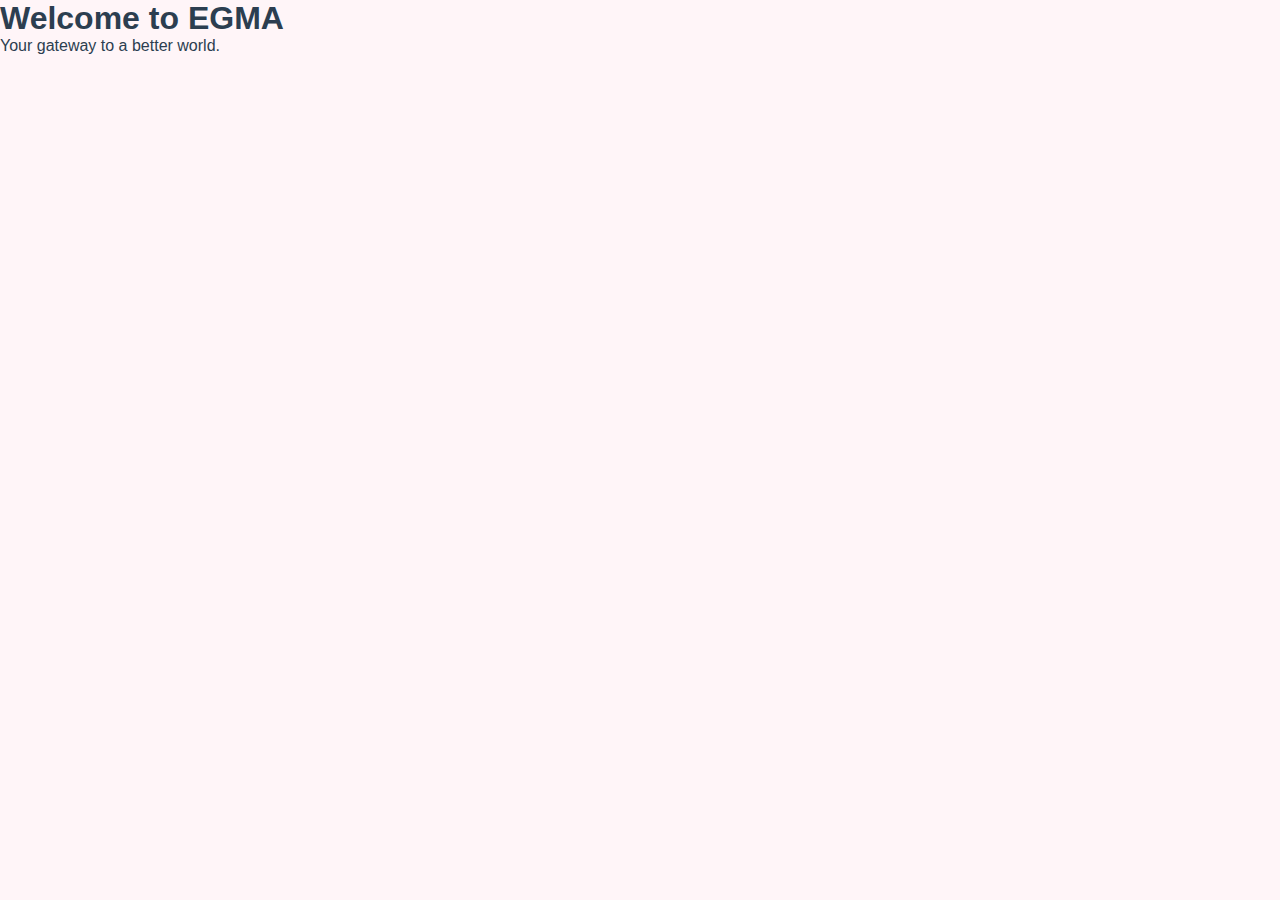
<file: index.html>
<!DOCTYPE html>
<html lang="en">
<head>
    <meta charset="UTF-8">
    <meta name="viewport" content="width=device-width, initial-scale=1.0">
    <title>EGMA | See a Better World</title>
    <link rel="stylesheet" href="style.css">
</head>
<body>
    <h1>Welcome to EGMA</h1>
    <p>Your gateway to a better world.</p>
</body>
</html>
</file>
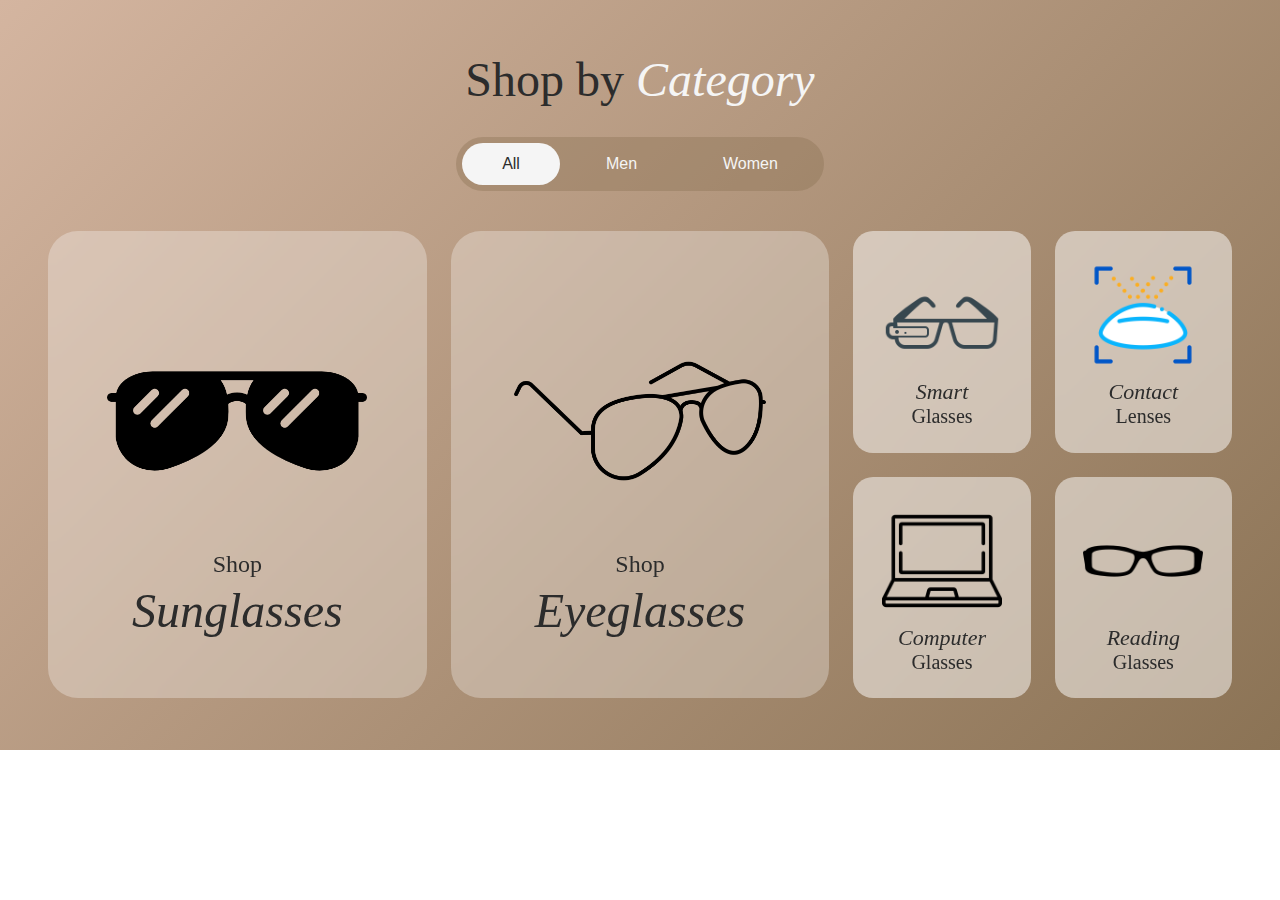
<file: category-afeef.html>
<!DOCTYPE html>
<html lang="en">

<head>
    <meta charset="UTF-8">
    <meta name="viewport" content="width=device-width, initial-scale=1.0">
    <title>EGMA | See a Better World</title>
    <link rel="stylesheet" href="category-afeef.css">
</head>

<body>

    <section class="category-section">
        <div class="category-container">
            <div class="category-header">
                <h1>Shop by <span class="category-text">Category</span></h1>
                <div class="filter-tabs">
                    <button class="active">All</button>
                    <button>Men</button>
                    <button>Women</button>
                </div>
            </div>

            <div class="category-grid-container">
                <div class="large-card">
                    <img src="assets afeef/category1.png" height="260px">
                    <div class="card-title">
                        <span class="shop-text">Shop</span>
                        <span class="category-name">Sunglasses</span>
                    </div>
                </div>

                <div class="large-card">
                    <img src="assets afeef/category2.png" height="260px">
                    <div class="card-title">
                        <span class="shop-text">Shop</span>
                        <span class="category-name">Eyeglasses</span>
                    </div>
                </div>

                <div class="right-column">
                    <div class="small-card">
                        <img src="assets afeef/category3.png">
                        <div class="small-card-title">
                            <span class="category-label">Smart</span>
                            <span class="type">Glasses</span>
                        </div>
                    </div>

                    <div class="small-card">
                        <img src="assets afeef/category4.png">
                        <div class="small-card-title">
                            <span class="category-label">Contact</span>
                            <span class="type">Lenses</span>
                        </div>
                    </div>

                    <div class="small-card">
                        <img src="assets afeef/category5.png">
                        <div class="small-card-title">
                            <span class="category-label">Computer</span>
                            <span class="type">Glasses</span>
                        </div>
                    </div>

                    <div class="small-card">
                        <img src="assets afeef/category6.png">
                        <div class="small-card-title">
                            <span class="category-label">Reading</span>
                            <span class="type">Glasses</span>
                        </div>
                    </div>
                </div>
            </div>
        </div>
    </section>

</body>

</html>
</file>
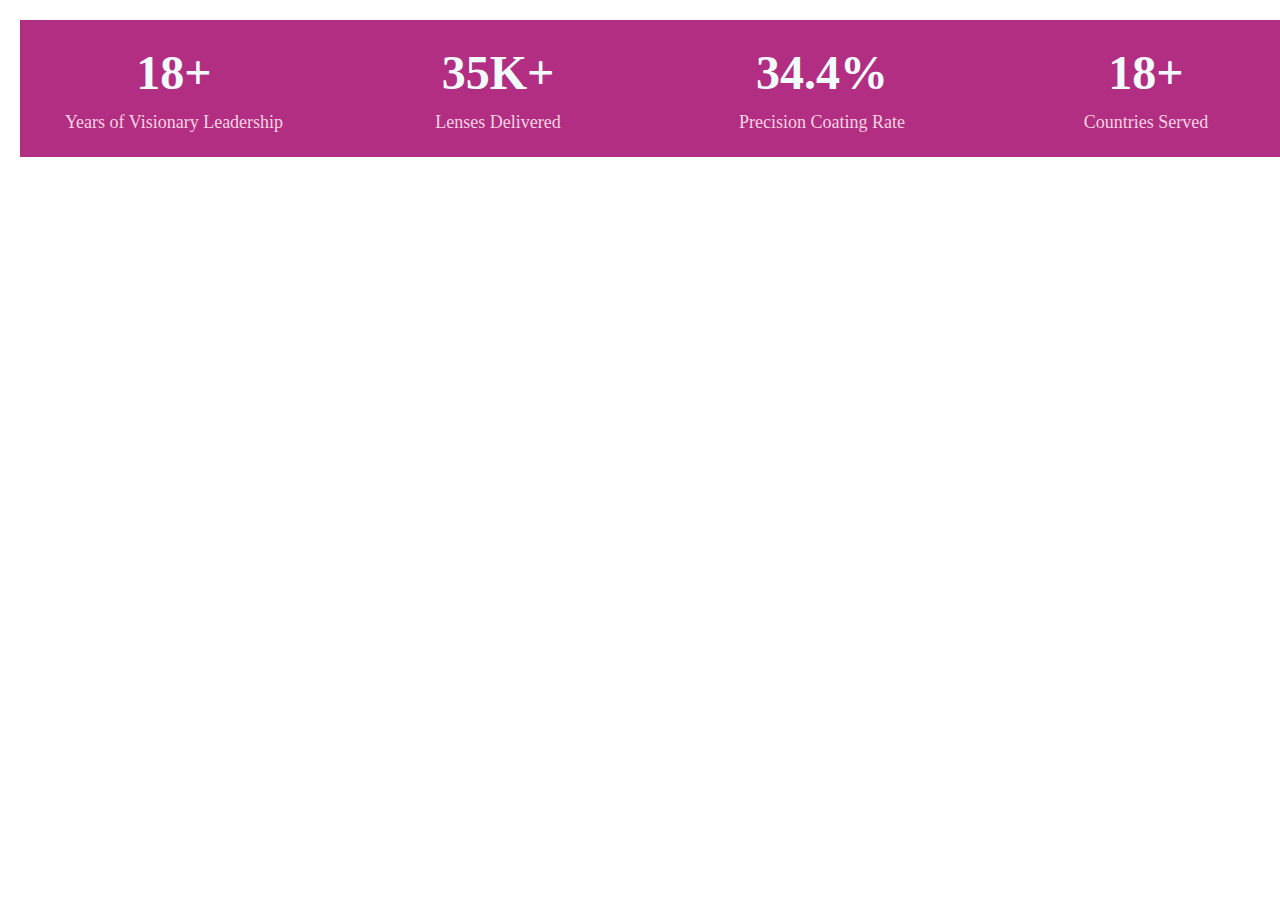
<file: counter.html>
<!DOCTYPE html>
<html lang="en">

<head>
    <meta charset="UTF-8">
    <meta name="viewport" content="width=device-width, initial-scale=1.0">
    <link rel="stylesheet" href="counter.css">
    <title>Statistics Counter</title>
</head>

<body>
    <section class="stat-section">
        <div class="stats-container">
            <div class="stats-grid">
                <div class="stat-item">
                    <h2 class="stat-number" data-target="50" data-suffix="+">0+</h2>
                    <p class="stat-label">Years of Visionary Leadership</p>
                </div>
                <div class="stat-item">
                    <h2 class="stat-number" data-target="100" data-suffix="K+">0K+</h2>
                    <p class="stat-label">Lenses Delivered</p>
                </div>
                <div class="stat-item">
                    <h2 class="stat-number" data-target="99.9" data-suffix="%">0%</h2>
                    <p class="stat-label">Precision Coating Rate</p>
                </div>
                <div class="stat-item">
                    <h2 class="stat-number" data-target="50" data-suffix="+">0+</h2>
                    <p class="stat-label">Countries Served</p>
                </div>
            </div>
        </div>
    </section>

    <script>
        function animateCounter(element, target, duration, suffix) {
            let start = 0;
            const increment = target / (duration / 16);
            const isDecimal = target % 1 !== 0;

            const timer = setInterval(() => {
                start += increment;
                if (start >= target) {
                    element.textContent = (isDecimal ? target.toFixed(1) : Math.ceil(target)) + suffix;
                    clearInterval(timer);
                } else {
                    element.textContent = (isDecimal ? start.toFixed(1) : Math.ceil(start)) + suffix;
                }
            }, 16);
        }

        function initCounters() {
            const counters = document.querySelectorAll('.stat-number');

            const observer = new IntersectionObserver((entries) => {
                entries.forEach(entry => {
                    if (entry.isIntersecting) {
                        const target = parseFloat(entry.target.dataset.target);
                        const suffix = entry.target.dataset.suffix || '';
                        animateCounter(entry.target, target, 2000, suffix);
                        observer.unobserve(entry.target);
                    }
                });
            }, { threshold: 0.5 });

            counters.forEach(counter => observer.observe(counter));
        }

        window.addEventListener('load', initCounters);
    </script>
</body>

</html>
</file>
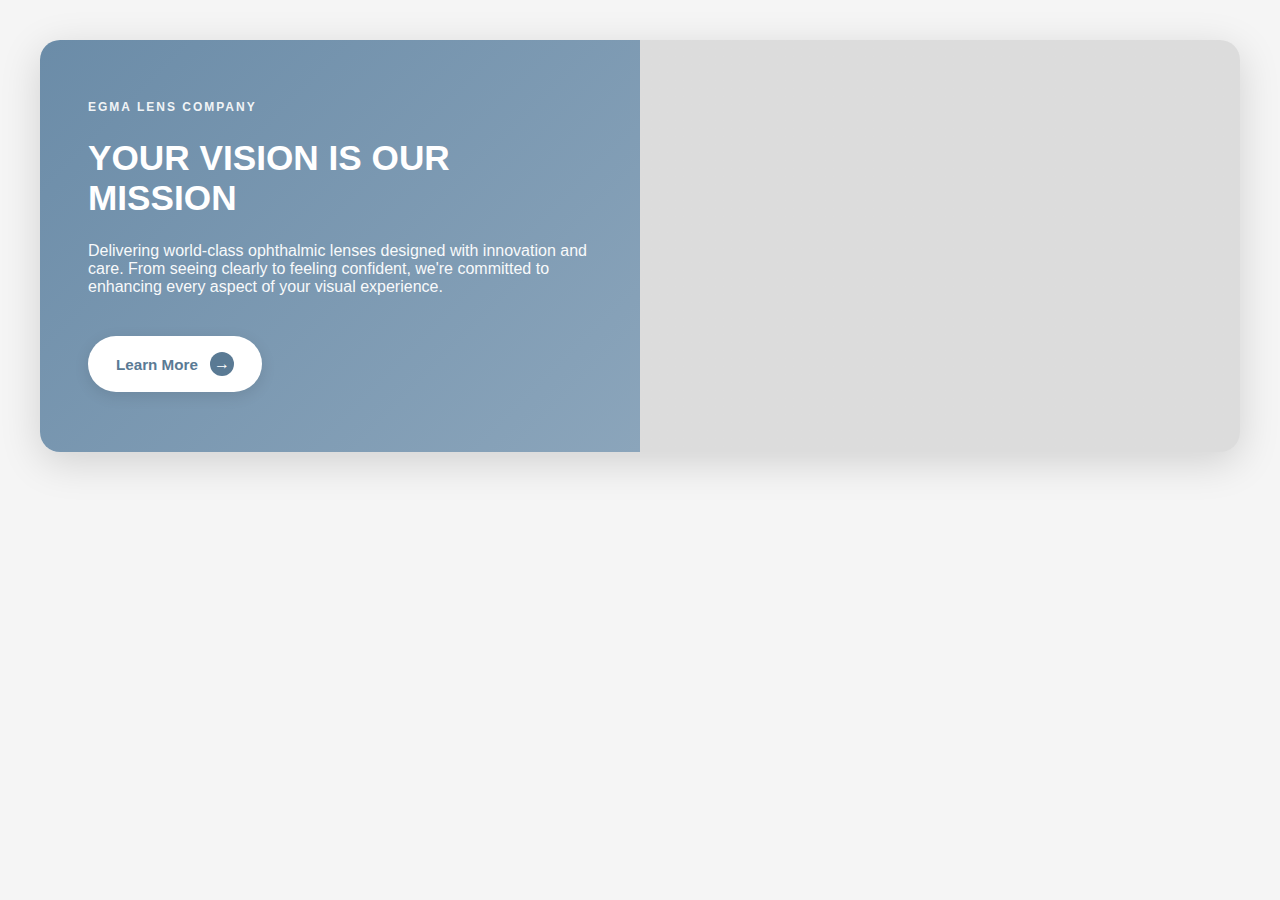
<file: cta-afeef.html>
<!DOCTYPE html>
<html lang="en">

<head>
    <meta charset="UTF-8">
    <meta name="viewport" content="width=device-width, initial-scale=1.0">
    <title>EGMA | See a Better World</title>
    <link rel="stylesheet" href="cta-afeef.css">
</head>

<body>

    <section class="cta-section">
        <div class="cta-container">
            <div class="cta-content">
                <div class="cta-label">EGMA LENS COMPANY</div>
                <h2 class="cta-heading">YOUR VISION IS OUR MISSION</h2>
                <p class="cta-description">
                    Delivering world-class ophthalmic lenses designed with innovation and care. From seeing clearly to
                    feeling confident, we're committed to enhancing every aspect of your visual experience.
                </p>
                <a href="#" class="cta-button">
                    Learn More
                    <span class="cta-button-icon">→</span>
                </a>
            </div>
            <div class="cta-image">
            </div>
        </div>
    </section>

</body>

</html>
</file>
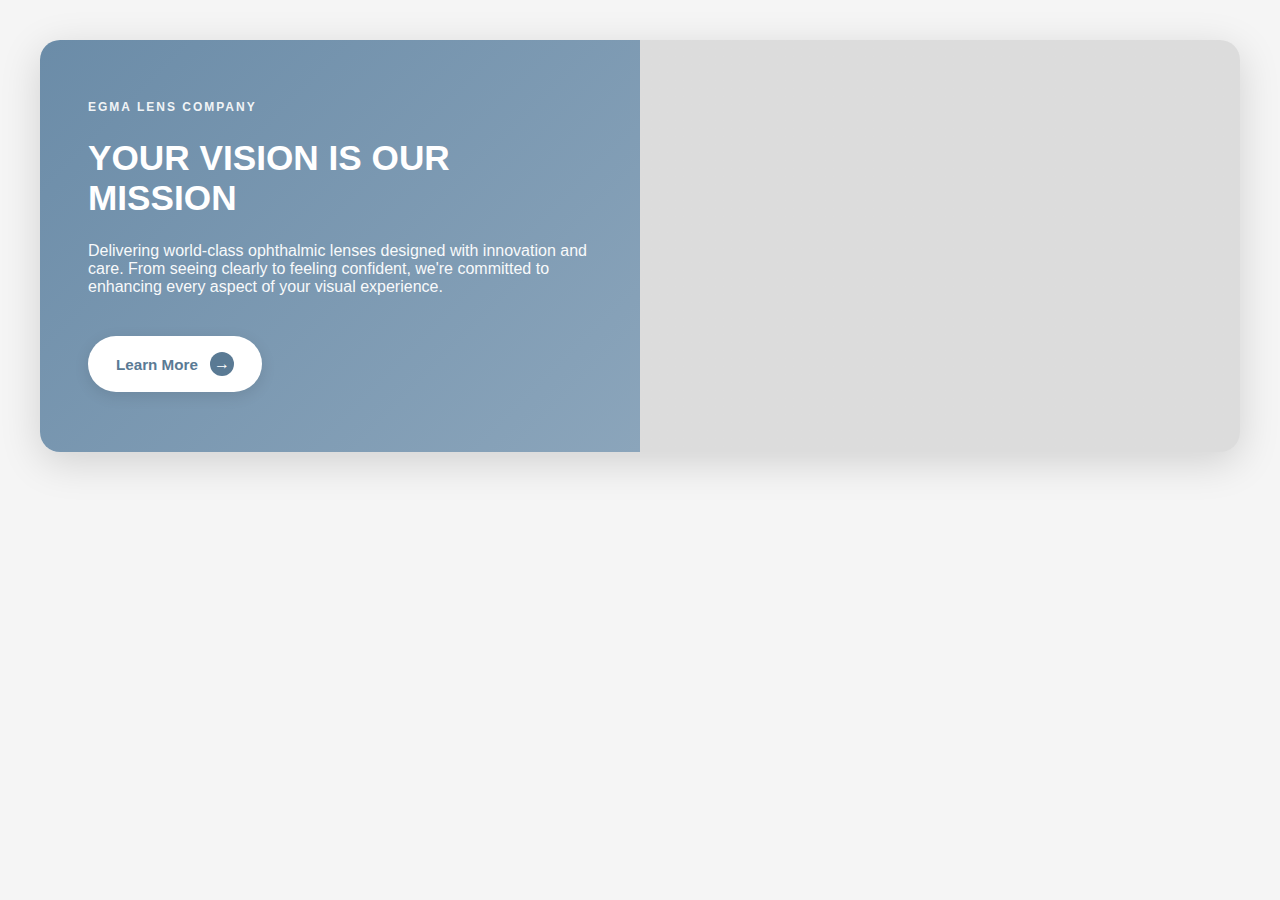
<file: cta.html>
<!DOCTYPE html>
<html lang="en">

<head>
    <meta charset="UTF-8">
    <meta name="viewport" content="width=device-width, initial-scale=1.0">
    <title>EGMA | See a Better World</title>
    <link rel="stylesheet" href="cta.css">
</head>

<body>

    <section class="cta-section">
        <div class="cta-container">
            <div class="cta-content">
                <div class="cta-label">EGMA LENS COMPANY</div>
                <h2 class="cta-heading">YOUR VISION IS OUR MISSION</h2>
                <p class="cta-description">
                    Delivering world-class ophthalmic lenses designed with innovation and care. From seeing clearly to
                    feeling confident, we're committed to enhancing every aspect of your visual experience.
                </p>
                <a href="#" class="cta-button">
                    Learn More
                    <span class="cta-button-icon">→</span>
                </a>
            </div>
            <div class="cta-image">
            </div>
        </div>
    </section>

</body>

</html>
</file>
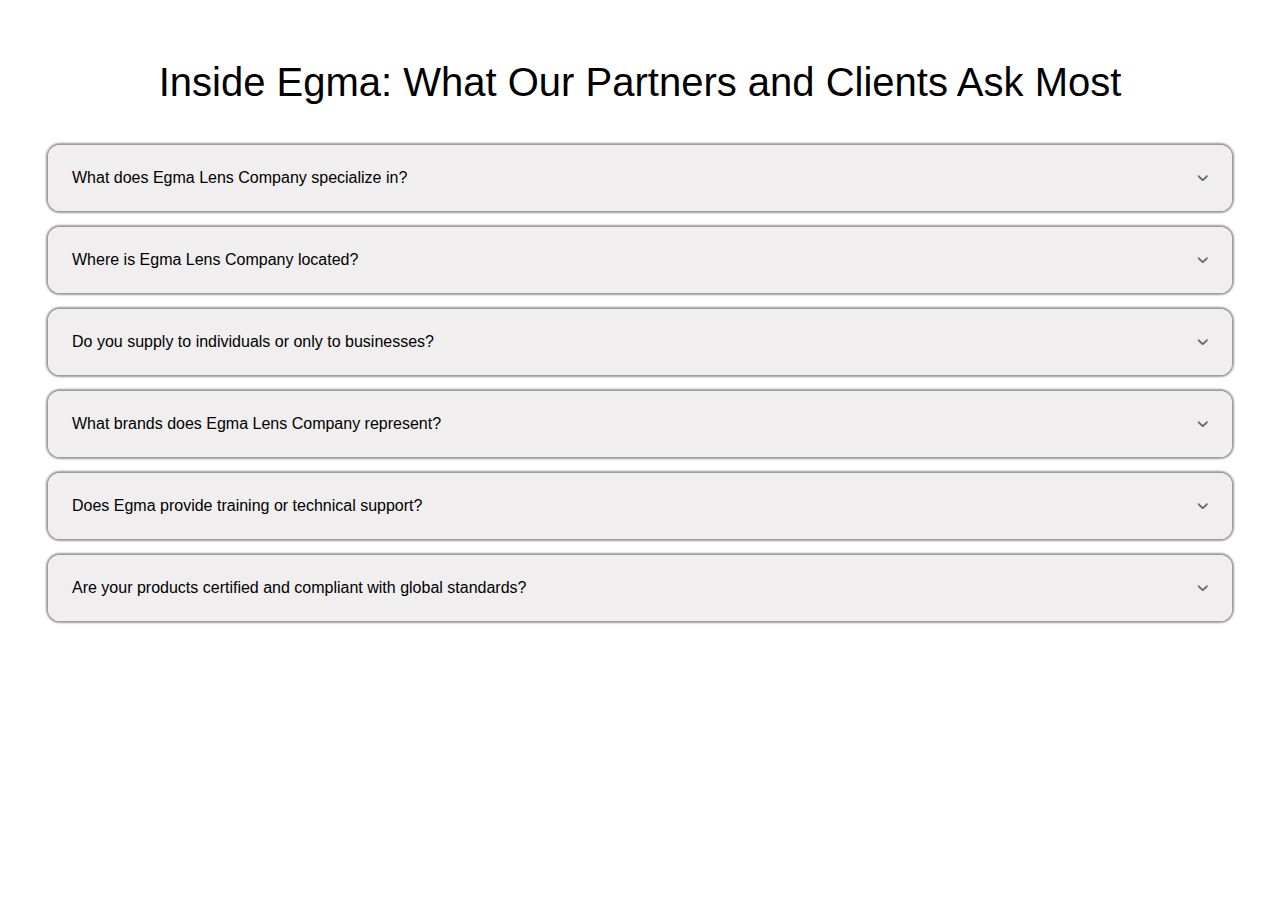
<file: faq-afeef.html>
<!DOCTYPE html>
<html lang="en">

<head>
    <meta charset="UTF-8">
    <meta name="viewport" content="width=device-width, initial-scale=1.0">
    <title>EGMA | See a Better World</title>
    <link rel="stylesheet" href="faq-afeef.css">
</head>

<body>

    <section class="faq-section">
        <div class="faq-header">
            <h1>Inside Egma: What Our Partners and Clients Ask Most</h1>
        </div>

        <div class="faq-container">
            <div class="faq-item">
                <button class="faq-question">What does Egma Lens Company specialize in?</button>
                <div class="faq-answer">
                    <div class="faq-answer-content">
                        Egma Lens Company specializes in the distribution of premium ophthalmic lenses, optical
                        equipment, and vision-care solutions across the Middle East. We partner with globally recognized
                        brands to provide high-quality products to optical retailers, clinics, and laboratories.
                    </div>
                </div>
            </div>

            <div class="faq-item">
                <button class="faq-question">Where is Egma Lens Company located?</button>
                <div class="faq-answer">
                    <div class="faq-answer-content">
                        Our head office and main distribution facility are based in Dubai, United Arab Emirates. We also
                        operate across GCC countries through our regional network of partners and authorized dealers.
                    </div>
                </div>
            </div>

            <div class="faq-item">
                <button class="faq-question">Do you supply to individuals or only to businesses?</button>
                <div class="faq-answer">
                    <div class="faq-answer-content">
                        We primarily serve optical retailers, clinics, hospitals, and vision professionals. However,
                        individuals can contact us for product information or to locate the nearest authorized optical
                        partner.
                    </div>
                </div>
            </div>

            <div class="faq-item">
                <button class="faq-question">What brands does Egma Lens Company represent?</button>
                <div class="faq-answer">
                    <div class="faq-answer-content">
                        Egma partners with world-leading lens and optical technology brands, including (insert brand
                        names, e.g., Hoya, Kodak, or Rodenstock). This ensures our clients receive products that meet
                        international quality and innovation standards.
                    </div>
                </div>
            </div>

            <div class="faq-item">
                <button class="faq-question">Does Egma provide training or technical support?</button>
                <div class="faq-answer">
                    <div class="faq-answer-content">
                        Yes. We offer comprehensive product training, technical assistance, and after-sales support for
                        our partners and clients. Our goal is to ensure that optical professionals can deliver the best
                        visual experience to their customers.
                    </div>
                </div>
            </div>

            <div class="faq-item">
                <button class="faq-question">Are your products certified and compliant with global standards?</button>
                <div class="faq-answer">
                    <div class="faq-answer-content">
                        Yes. All Egma lenses and optical products comply with international quality and safety
                        standards, including ISO and CE certifications, ensuring consistent performance and reliability.
                    </div>
                </div>
            </div>
        </div>
    </section>

    <script>
        const faqQuestions = document.querySelectorAll('.faq-question');

        faqQuestions.forEach(question => {
            question.addEventListener('click', () => {
                const isActive = question.classList.contains('active');

                faqQuestions.forEach(q => {
                    q.classList.remove('active');
                    q.nextElementSibling.classList.remove('active');
                });

                if (!isActive) {
                    question.classList.add('active');
                    question.nextElementSibling.classList.add('active');
                }
            });
        });
    </script>

</body>

</html>
</file>
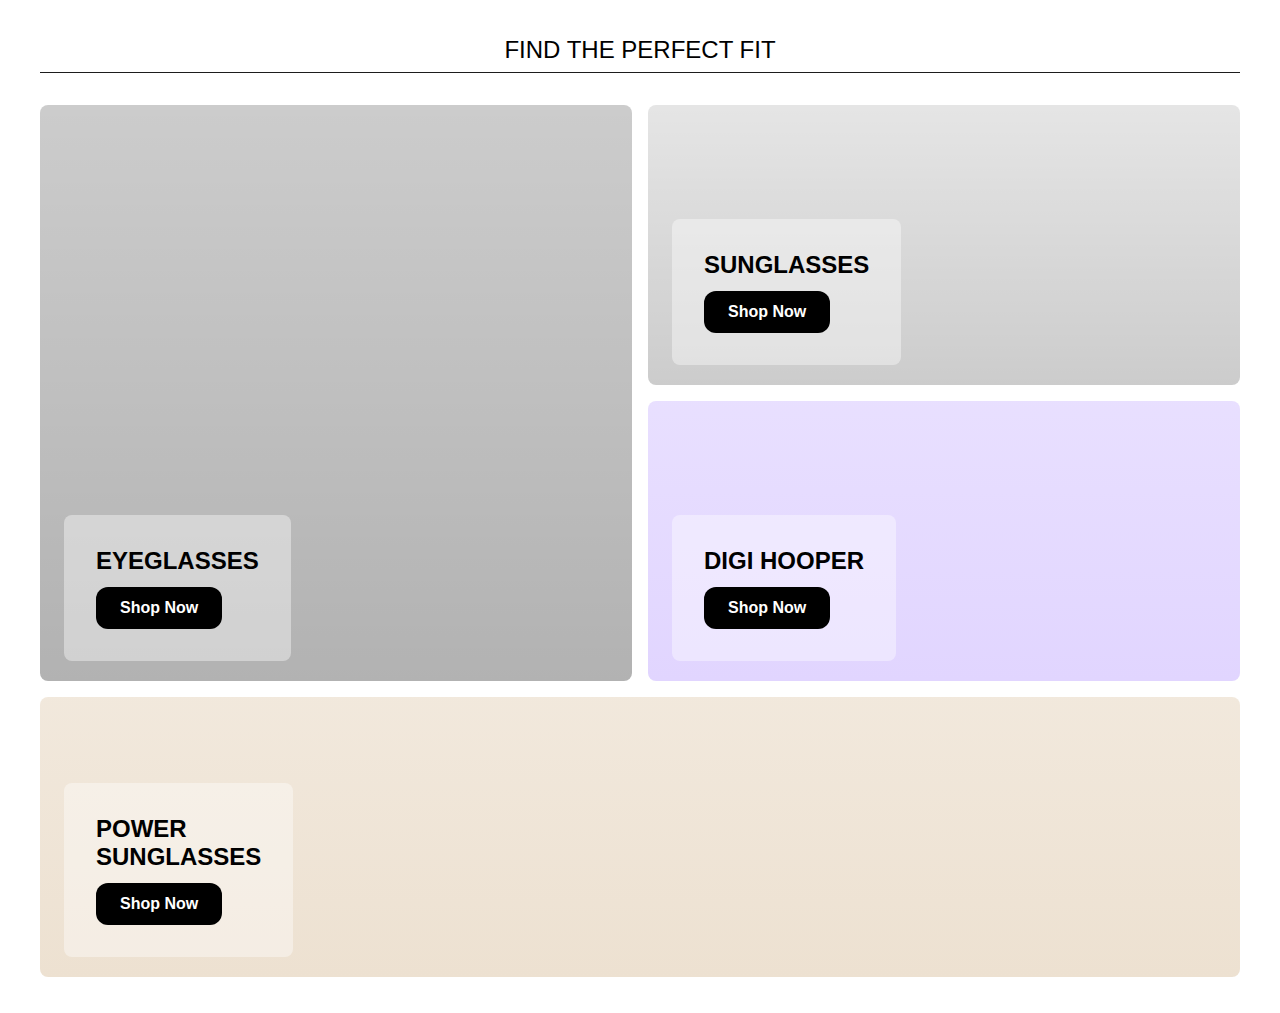
<file: perfect-fit-afeef.html>
<!DOCTYPE html>
<html lang="en">

<head>
    <meta charset="UTF-8">
    <meta name="viewport" content="width=device-width, initial-scale=1.0">
    <title>EGMA | See a Better World</title>
    <link rel="stylesheet" href="perfect-fit-afeef.css">
</head>

<body>

    <section class="find-section">
        <h2 class="find-title">FIND THE PERFECT FIT</h2>
        <div class="find-card-container">
            <div class="find-card find-card-large">
                <div class="find-card-content">
                    <h3>EYEGLASSES</h3>
                    <button class="shop-btn">Shop Now</button>
                </div>
            </div>

            <div class="find-card find-card-small">
                <div class="find-card-content">
                    <h3>SUNGLASSES</h3>
                    <button class="shop-btn">Shop Now</button>
                </div>
            </div>

            <div class="find-card find-card-small">
                <div class="find-card-content">
                    <h3>DIGI HOOPER</h3>
                    <button class="shop-btn">Shop Now</button>
                </div>
            </div>

            <div class="find-card find-card-wide">
                <div class="find-card-content">
                    <h3>POWER<br>SUNGLASSES</h3>
                    <button class="shop-btn">Shop Now</button>
                </div>
            </div>
        </div>
    </section>

</body>

</html>
</file>
<file: style.css>
:root {
    --primary-color: #1C92D2;
    --bg-light: #F2FCFE;
    --text: #2C3E50;
    --text-light: #6C757D;
    --hover: #17A2B8;
    --button: linear-gradient(90deg, #1C92D2 0%, #b12e83 100%);
    --button-hover: linear-gradient(90deg, #b12e83 0%, #1C92D2 100%);
    --pink:#b12e83;
    --soft-pink: #F8D2E0; 
    --light-gray:rgba(128, 128, 128, 0.306);
    --font-family: 'Manrope', sans-serif;
}

* {
    margin: 0;
    padding: 0;
    box-sizing: border-box;
}

h1,
h2,
h3,
h4,
h5 {
    font-family: 'Bebas Neue', sans-serif;
}

html,
body {
    max-width: 100%;
    overflow-x: hidden;
}

html {
    scroll-behavior: smooth;
}

body {
    font-family: var(--font-family);
    background: #fff5f8;
    color: var(--text);
}

a {
    text-decoration: none;
    color: inherit;
}
.gradient{
  background: var(--button);
  -webkit-background-clip: text;
  -webkit-text-fill-color: transparent;
  background-clip: text;
  color: transparent;
}
/* Initial hidden state */
.animate-on-scroll {
    opacity: 0;
    transform: translateY(50px);
    transition: opacity 0.8s ease-out, transform 0.8s ease-out;
}

/* When in view */
.animate-on-scroll.in-view {
    opacity: 1;
    transform: translateY(0);
}

.animate-left {
    transform: translateX(-50px);
}

.animate-right {
    transform: translateX(50px);
}

/* Container */
.container {
    max-width: 1480px;
    margin: 0 auto;
}


/* Top Header CSS */
.top-header {
    background-color: var(--pink);
    color: #fff;
    display: flex;
    justify-content: space-between;
    align-items: center;
    padding: 8px 32px;
    font-size: 15px;
    flex-wrap: wrap;
    gap: 12px;
}

.top-header-left {
    display: flex;
    align-items: center;
    gap: 4px;
    flex-shrink: 0;
}

.top-header-right {
    display: flex;
    align-items: center;
    gap: 20px;
    justify-content: flex-end;
}

.header-link {
    font-weight: 500;
    display: flex;
    align-items: center;
    gap: 4px;
}

.header-link:hover {
    text-decoration: underline;
}

.search-container {
    position: relative;
    display: flex;
    align-items: center;
}

.search-bar {
    padding: 6px 30px 6px 10px;
    border: none;
    outline: none;
    border-radius: 4px;
    font-size: 14px;
}

.search-icon {
    position: absolute;
    right: 10px;
    font-size: 14px;
    cursor: pointer;
    color: var(--text-light);
}

/* Bottom Header CSS */
.navbar {
    padding: 16px 32px 0 32px;
    border-bottom: 1px solid var(--light-gray);
}

.nav-content {
    display: flex;
    justify-content: space-between;
    align-items: center;
}

.nav-logo img {
    height: 36px;
    width: auto;
}

.desktop-nav {
    display: flex;
}

.nav-link {
    font-weight: 500;
    font-size: 1.08rem;
    padding: 0.65rem 1.05rem;
    border-left: 1px solid var(--light-gray);
    transition: color 0.2s ease;
}

.nav-item-with-submenu .nav-link-text i{
 transition: all 0.5s ease;
}

.nav-link:hover {
    background-color: var(--primary-color);
    color: #fff;
}

.nav-link-text:hover{
    color: #fff;
}
.nav-item-with-submenu:hover .nav-link-text {
    background-color: var(--primary-color);
    color: #fff;
}
.nav-item-with-submenu:hover .nav-link-text i {
    transform: rotate(180deg);
}
.nav-item-with-submenu {
    position: relative;
}
.submenu {
    position: absolute;
    top: 100%;
    left: -0.6px;
    background-color: var(--primary-color);
    color: #fff;
    min-width: 200px;
    padding: 1rem 0.5rem;
    display: none;
    flex-direction: column;
    box-shadow: 0 8px 16px rgba(0, 0, 0, 0.1);
    z-index: 1000;
}

.submenu-link {
    padding: 0.75rem 1.25rem;
    color: #fff;
    text-decoration: none;
    font-size: 0.95rem;
    white-space: nowrap;
}

.submenu-link:hover {
    text-decoration: underline;
}

.nav-item-with-submenu:hover .submenu {
    display: flex;
}

.navbar-cart{
    font-size: 1.08rem;
    font-weight: 500;
    cursor: pointer;
}
.navbar-cart:hover{
    text-decoration: underline;
}


.mobile-menu-toggle {
    display: none;
    flex-direction: column;
    background: none;
    border: none;
    cursor: pointer;
    padding: 0.5rem;
}

.hamburger {
    width: 1.5rem;
    height: 3px;
    background: var(--text);
    margin: 2px 0;
    transition: 0.3s;
}

.mobile-nav {
    display: none;
    border-top: 1px solid var(--light-gray);
    padding: 1rem 0;
}

.mobile-nav-link {
    display: block;
    font-weight: 500;
    padding: 0.75rem;
    border-bottom: 1px solid var(--light-gray);
}
.mobile-submenu-toggle i {
    margin-left: 6px;
    transition: transform 0.3s ease;
}
  
.mobile-submenu-toggle.active i {
   transform: rotate(180deg);
}

.mobile-cta {
    width: 100%;
    display: inline-block;
    margin-top: 1rem;
}

.mobile-submenu {
    display: none;
    flex-direction: column;
    padding-left: 1rem;
    border-left: 2px solid var(--primary-color);
}
  
.mobile-submenu-link {
    padding: 0.5rem 0;
    font-size: 0.9rem;
}
  
.mobile-submenu-link:hover {
    text-decoration: underline;
}

/* Hero CSS */
  .hero-wrapper {
    background: linear-gradient(to bottom, var(--primary-color), var(--bg-light));
    padding: 4.85rem 0rem;
    overflow: hidden;
  }
  
  .hero-content {
    display: flex;
    justify-content: space-between;
    align-items: center;
    gap: 3rem;
    padding-inline: 2rem;
  }
  
  .hero-heading {
    width: 100%;
    color: var(--text);
  }
  
  .hero-heading h1 {
    font-size: clamp(2.8rem, 6vw, 6rem);
    line-height: 1;
    margin-bottom: 1.05rem;
    color: #fff;
    max-width: 600px;
  }
  
  .hero-heading p {
    font-size: clamp(1rem, 2.5vw, 1.25rem);
    font-weight: 400;
    line-height: 1.2;
    color: #fff;
    opacity: 0.86;
  }
  
  .hero-btns{
    margin-top: 2.4rem;
    display: flex;
    align-items: center;
    gap: 16px;
    flex-wrap: wrap;
  }

  .cta-button {
    display: inline-flex;
    align-items: center;
    justify-content: center;
    text-decoration: none;
    font-weight: 600;
    padding: 0.75rem 1.5rem;
    border-radius: 0.5rem;
    transition: all 0.3s ease;
    font-size: 1rem;
    cursor: pointer;
  }
  
  .primary-btn {
    background: var(--button);
    color: #fff;
    border: none;
  }
  .primary-btn:hover {
    transform: translateY(-3px);
  }
  
  .secondary-btn {
    background-color: transparent;
    color: var(--pink);
    border: 2px solid var(--pink);
  }
  
  .secondary-btn:hover {
    background-color: var(--pink);
    color: #fff;
    transform: translateY(-2px);
  }
  .hero-rating {
    margin-top: 2.5rem;
  }
  .customer{
    display: flex;
    align-items: center;
    gap: 12px;
  }
  .customer img{
    height: 50px;
    width: 50px;
    border-radius: 50%;
  }
  .customer-rating{
    display: flex;
    flex-direction: column;
  }
  .customer-rating strong{
    font-size: 18px;
  }
  .rating{
    margin-top: 8px;
  }
  /* Slider Styles */
  .hero-slider {
    width: 100%;
    overflow: hidden;
    position: relative;
    max-width: 80%;
  }
  
  .slider-track {
    display: flex;
    flex-wrap: nowrap;
    transition: transform 0.7s ease;
  }
  
  .slider-card {
    min-width: 65%;
    margin-right: 2rem;
    height: 400px;
    border-radius: 1rem;
    box-shadow: 0 4px 8px rgba(0,0,0,0.1);
    flex-shrink: 0;
    overflow: hidden;
    position: relative;
    cursor: pointer;
  }
  .slider-card img {
    height: 100%;
    width: 100%;
    object-fit: cover;
    display: block;
    transition: transform 0.4s ease;
    will-change: transform;
  }
  
  .slider-card:hover img {
    transform: scale(1.08);
  }
  .card-overlay {
    position: absolute;
    inset: 0;
    padding: 1rem;
    width: 100%;
    display: flex;
    justify-content: space-between;
    align-items: flex-end;
    background: linear-gradient(to top, rgba(0, 0, 0, 0.55), transparent 80%);
  }
  .card-name {
    color: #fff;
    font-family: 'Bebas Neue', sans-serif;
    font-size: 1.24rem;
    text-shadow: 0 1px 2px rgba(0, 0, 0, 0.6);
  }
  .glass-btn {
    padding: 0.4rem 0.9rem;
    border-radius: 8px;
    -webkit-backdrop-filter: blur(8px);
    backdrop-filter: blur(8px);
    background: rgba(255, 255, 255, 0.15);
    color: #fff;
    font-size: 0.95rem;
    display: inline-flex;
    align-items: center;
    gap: 0.4rem;
    text-decoration: none;
    transition: background 0.3s ease, transform 0.2s ease;
  }
  
  .glass-btn:hover {
    background: rgba(255, 255, 255, 0.25);
    transform: translateY(-2px);
  }
  
  /* Shop by Category CSS */
  .category-section {
    padding: 4rem 2rem;
    background-color: var(--bg-light);
  }
  
  .category-sub-heading {
    font-size: clamp(1rem, 2.5vw, 1.25rem);
    margin-bottom: 0.4rem;
    text-align: center;
    font-weight: 600;
    text-transform: uppercase;
    letter-spacing: 1px;
  }
  
  .category-heading {
    font-size: clamp(2.8rem, 6vw, 3.5rem);
    font-weight: 600;
    margin-bottom: 2rem;
     text-align: center;
  }
  
  
  .category-slider-wrapper {
    position: relative;
  }
  
  
  .category-slider {
    display: flex;
    gap: 2rem;
    overflow-x: auto;
    scroll-behavior: smooth;
    scrollbar-width: none;
    padding: 1rem;
    scroll-snap-type: x mandatory;
  }
  .category-slider::-webkit-scrollbar {
    display: none;
  }
  
  
  .category-card {
    position: relative;
    flex: 0 0 280px;
    aspect-ratio: 3/5;
    border-radius: 200px 200px 20px 20px;
    overflow: hidden;
    background: #fff;
    box-shadow: 0 6px 16px rgba(0, 0, 0, 0.1);
    scroll-snap-align: start;
    transition: transform 0.3s ease, box-shadow 0.3s ease;
  }
  
  .category-card:hover {
    transform: translateY(-8px);
    box-shadow: 0 10px 24px rgba(0, 0, 0, 0.15);
  }
  
  .category-card img {
    width: 100%;
    height: 100%;
    object-fit: cover;
    border-radius: inherit;
  }
  
  .category-overlay {
    position: absolute;
    bottom: 0;
    left: 0;
    right: 0;
    padding: 1rem;
    color: #fff;
    background: linear-gradient(to top, rgba(0, 0, 0, 0.6), transparent);
  }
  
  .category-overlay h4 {
    font-size: 1.8rem;
    margin: 0;
    font-weight: 400;
  }
  
  .category-overlay p {
    font-size: 0.9rem;
    margin-top: 0.3rem;
  }
  
  
  .scroll-btn {
    position: absolute;
    top: 50%;
    transform: translateY(-50%);
    background: rgba(255, 255, 255, 0.8);
    border: none;
    border-radius: 50%;
    box-shadow: 0 2px 8px rgba(0, 0, 0, 0.2);
    font-size: 1rem;
    cursor: pointer;
    z-index: 5;
    width: 45px;
    height: 45px;
    color: #333;
    backdrop-filter: blur(6px);
    display: flex;
    align-items: center;
    justify-content: center;
    opacity: 0;
    transition: opacity 0.3s ease, background 0.3s ease;
  }
  
  
  .category-slider-wrapper:hover .scroll-btn {
    opacity: 1;
  }
  
  .scroll-btn:hover {
    background: rgba(255, 255, 255, 1);
  }
  
  .scroll-btn.left {
    left: 1rem;
  }
  .scroll-btn.right {
    right: 1rem;
  }
  .category-subheading {
    text-transform: uppercase;
    letter-spacing: 1px;
    color: var(--text-light);
    margin-bottom: 12px;
    font-weight: 600;
  }

  /*Perfect fit CSS  */
.find-card-container {
    display: grid;
    grid-template-columns: repeat(2, 1fr);
    gap: 16px;
    margin-top: 12px;
}

.find-card {
    position: relative;
    overflow: hidden;
    border-radius: 8px;
    min-height: 240px;
    display: flex;
    align-items: flex-end;
    background-size: cover;
    background-position: center;
    background-repeat: no-repeat;
    transition: transform 0.3s ease;
    padding: 12px 16px;
}

.find-card:hover {
    transform: translateY(-5px);
}

.find-card.find-card-large {
    grid-row: span 2;
}

.find-card-wide {
    grid-column: 1 / -1;
}

.find-card:nth-child(1) {
    background: linear-gradient(to top, rgba(0, 0, 0, 0.55), transparent 80%),
        url('assets/images/fit1.webp') center/cover;
}

.find-card:nth-child(2) {
    background: linear-gradient(to top, rgba(0, 0, 0, 0.55), transparent 80%),
        url('assets/images/fit2.webp') center/cover;
}

.find-card:nth-child(3) {
    background: linear-gradient(to top, rgba(0, 0, 0, 0.55), transparent 80%),
        url('assets/pexels-abedalbaset-6664990.webp') center/cover;
}

.find-card:nth-child(4) {
    background: linear-gradient(to top, rgba(0, 0, 0, 0.55), transparent 80%),
        url('assets/images/fit4.webp') center/cover;
}

.find-card-content {
    background: rgba(255, 255, 255, 0.2);
    border-radius: 8px;
    padding: 12px 16px;
    display: flex;
    align-items: center;
    justify-content: center;
    width: 100%;
}

.find-card-content.split-content {
    display: flex;
    align-items: center;
    justify-content: space-between;
    padding: 0;
    background: transparent;
    gap: 8px;
}

.name-btn {
    color: var(--bg-light);
    border: none;
    font-family: var(--font-family);
    font-size: 1.34rem;
    font-weight: 500;
    cursor: pointer;
    transition: all 0.3s ease;
    border-radius: 8px;
    text-align: left;
    font-family: 'Bebas Neue', sans-serif;
    letter-spacing: 0.5px;
}

.discover-btn {
    background: rgba(255, 255, 255, 0.2);
    backdrop-filter: blur(10px);
    color: var(--bg-light);
    border: none;
    padding: 8px 12px;
    font-family: var(--font-family);
    font-size: 0.95rem;
    font-weight: 500;
    cursor: pointer;
    transition: all 0.3s ease;
    border-radius: 8px;
    text-align: center;
    display: flex;
    align-items: center;
    justify-content: center;
    gap: 6px;
    white-space: nowrap;
}

.discover-btn:hover {
    background: rgba(255, 255, 255, 0.3);
}

.arrow {
    font-size: 16px;
    transition: transform 0.3s ease;
}

.discover-btn:hover .arrow {
    transform: translateX(4px);
}


  /* Our Bestseller CSS */
  .bestseller-wrapper{
    padding: 4rem 2rem;
  }
  .bestseller-heading{
    display: flex;
    justify-content: space-between;
    align-items: center;
    gap: 16px;
  }
  .bestseller-heading h2{
    font-size: clamp(2rem, 6vw, 3.5rem);
    font-weight: 600;
  }
  .bestseller-cards {
    display: grid;
    grid-template-columns: repeat(auto-fit, minmax(260px, 1fr));
    gap: 2rem;
    margin-top: 2rem;
    padding: 0 1rem;
  }
  
  .bestseller-card {
    background-color: #ffffff;
    border-radius: 12px;
    box-shadow: 0 4px 12px rgba(0, 0, 0, 0.1);
    overflow: hidden;
    display: flex;
    flex-direction: column;
    cursor: pointer;
    transition: transform 0.3s ease;
  }
  
  .bestseller-card:hover .product-image img {
    transform: scale(1.08);
  }
  
  .product-image {
    position: relative;
    width: 100%;
    height: 240px;
    overflow: hidden;
  }
  
  .product-image img {
    width: 100%;
    height: 100%;
    object-fit: cover;
    transition: all 0.4s ease;
  }
  
  .product-tags {
    position: absolute;
    top: 10px;
    left: 10px;
    display: flex;
    gap: 8px;
  }
  
  .tag {
    font-size: 12px;
    padding: 4px 10px;
    border-radius: 20px;
    font-weight: 600;
  }
  
  .best-seller,
  .top-rated {
    color: #fff;
    background-color: var(--text);
  }
  
  .product-info {
    padding: 16px;
    display: flex;
    justify-content: space-between;
    flex-wrap: wrap;
    gap: 12px;
  }
  
  .bestseller-price {
    flex: 1 1 100%;
  }
  
  .product-name {
    font-size: 20px;
    font-weight: 500;
    margin: 0;
  }
  
  .brand-name {
    font-size: 14px;
    color: var(--text-light);
    margin: 4px 0 12px;
  }
  
  .price {
    font-size: 24px;
    font-weight: bold;
  }
  .card-bottom{
    display: flex;
    justify-content: space-between;
    width: 100%;
    align-items: center;
    margin-top: 10px;
  }
  .color-options {
    display: flex;
    gap: 8px;
  }
  
  .color-swatch {
    width: 18px;
    height: 18px;
    border-radius: 50%;
    border: none;
    cursor: pointer;
  }
  
  .color-black {
    background-color: #000;
  }
  
  .color-red {
    background-color: #ff0000;
  }
  
  .color-blue {
    background-color: #0000ff;
  }
  
  .bestseller-rating {
    color: #FFD700;
    display: flex;
    flex-wrap: nowrap;
    gap: 4px;
    white-space: nowrap;
  }
  
  .add-to-cart {
    background: var(--button);
    color: #ffffff;
    border: none;
    padding: 10px;
    font-weight: 600;
    text-align: center;
    cursor: pointer;
    margin-top: auto;
  }
  
  .add-to-cart:hover {
    background: var(--button-hover);
  }

  /* Why Choose Egma CSS */
  .why-content {
    display: flex;
    align-items: flex-start;
    justify-content: center;
    gap: 60px;
  }
  
  .why-image img {
    width: 100%;
    max-width: 500px;
    height: 550px;
    object-fit: cover;
    border-top-left-radius: 142px;
    border-bottom-right-radius: 142px;
  }
  
  .why-text h3,.about-title {
    margin: 0 0 16px;
    padding: 8px 0px;
    font-size: 2.4rem;
    position: relative;
    line-height: 50px;
  }
  .why-text-logo-1{
    color: var(--primary-color);
  }
  .why-text-logo-2 {
   color: var(--pink);
  }
  
  .why-text h3::after,.about-title::after {
    content: "";
    position: absolute;
    left: 0;
    bottom: 0;
    width: 100%;
    height: 1px;
    background-color: var(--hover);
    opacity: 0.4;
  }
  
  .why-subheading,.about-heading {
    font-size: clamp(2.5rem, 6vw, 3.4rem);
    font-weight: 400;
    line-height: 1.3;
    margin-bottom: 20px;
    max-width: 600px;
  }
  
  .highlight {
    background-color: var(--soft-pink);
    padding: 0 8px;
    border-radius: 6px;
    display: inline-block;
  }
  
  .why-text p,.cta-para{
    color: var(--text-light);
    line-height: 1.6;
    max-width: 600px;
  }
  
  .benefits-container {
    display: flex;
    justify-content: space-between; 
    gap: 60px; 
    flex-wrap: wrap; 
    margin-top: 1.2rem;
  }
  
  .benefits-list {
    display: flex;
    flex-direction: column;
    flex: 1; 
    gap: 28px;
  
  }
  
  .benefit-item {
    display: flex;
    align-items: center;
    gap: 8px;
  }
  
  .benefit-item i{
    height: 16px;
    width: 16px;
    display: flex;
    align-items: center;
    justify-content: center;
    border: 2px solid;
    border-radius: 50%;
    padding: 12px;
    color: var(--pink);
    font-size: 14px;
  }
  .benefit-item span{
    font-weight: 500;
    color: var(--text-light);
  }
  
/* ABOUT US CSS */
.about-content {
  display: flex;
  flex-direction: row-reverse;
  align-items: flex-start;
  justify-content: space-between;
  background-color: var(--bg-light);
  box-shadow: 0 4px 16px rgba(0, 0, 0, 0.08);
  padding: 30px;
  overflow: hidden;
  gap: 16px;
}

.about-image {
  display: flex;
  align-items: flex-start;
  justify-content: flex-start;
}

.about-image img {
  width: 100%;
  max-width: 360px;
  height: auto;
  object-fit: cover;
  box-shadow: 0 6px 20px rgba(0, 0, 0, 0.15);
  transition: transform 0.4s ease;
}

.about-text {
  flex: 1;
}

.about-paragraph {
  color: var(--text-light);
  line-height: 1.6;
  margin-bottom: 0.8rem;
  font-size: 18px;
}

.about-btn {
  margin-top: 2rem;
}
.about-btn:hover {
  background: var(--button-hover);
}


/* CSS for Review */
.review-section{
  padding: 4rem 3.5rem;
  background-color: var(--bg-light);
}
.review-subtitle{
  font-size:20px;
  margin-top: -24px;
  text-align: center;
  color: var(--text-light);
}
.review-slider {
  position: relative;
  width: 100%;
  max-width: 500px;
  margin-inline: auto;
  margin-top:4rem;
  min-height: 300px;
}
.quote-icon {
  font-size: 60px;
  color: var(--text-primary);
  opacity: 0.45;
  position: absolute;
  z-index: 0;
  pointer-events: none;
}

.quote-top-right {
  top: -25px;
  right: -85px;
}

.quote-bottom-left {
  bottom: 10px;
  left: -85px;
}

.review-card {
  position: absolute;
  width: 100%;
  top: 0;
  left: 0;
  background: #fff;
  box-shadow: 0 8px 8px rgba(0, 0, 0, 0.09); 
  border-radius: 20px;
  padding: 1.5rem;
  text-align: left;
  opacity: 0;
  pointer-events: none;
  transition: opacity 0.6s ease;
  z-index: 0;
}

.review-card.active {
  opacity: 1;
  pointer-events: auto;
  z-index: 1;
}


.review-top {
  display: flex;
  justify-content: flex-start;
  align-items: center;
  margin-bottom: 1rem;
}

.review-info {
  display: flex;
  align-items: center;
  gap: 1rem;
}

.review-avatar {
  width: 80px;
  height: 80px;
  border-radius: 50%;
}
.review-name{
  font-size: 1.45rem;
}

.review-date {
  font-size: 0.95rem;
  color: #888;
}

.review-text {
  font-size: 1rem;
  color: var(--text-light);
  margin: 1.25rem 0;
  line-height: 1.5;
}

.review-bottom {
  display: flex;
  justify-content: space-between;
  align-items: center;
}

.review-rating {
  color: #f5a623;
  font-size: 1rem;
}

.review-btn {
  font-size: 0.9rem;
  color: #00000098;
  transition: all 0.3s ease;
}
.review-btn:hover {
  color: var(--text-primary);
  text-decoration: underline;
}
.review-nav {
  display: flex;
  justify-content: center;
  gap: 1rem;
  margin-top: 0.35rem;
}

.review-nav button {
    width: 2.6rem;
    height: 2.6rem;
    background-color: #fff;
    color: var(--text);
    border-radius: 99rem;
    display: flex;
    align-items: center;
    cursor: pointer;
    justify-content: center;
    font-size: 0.8rem;
    transition: all 0.3s ease;
}

.review-nav button:hover {
  transform: scale(0.92);
}

/* Stats CSS */
.stat-section{
  background: var(--pink);
  padding: 1.5rem 2rem;
}

.stats-grid {
  display: grid;
  grid-template-columns: repeat(auto-fit, minmax(200px, 1fr));
  row-gap: 28px;
}

.stat-item {
  text-align: center;
  transition: transform 0.3s ease;
}

h2.stat-number {
  font-size: 40px;
  color: var(--bg-light);
}

p.stat-label {
  color: #fff;
  font-weight: 500;
}

/* CSS for FAQ */
.faq-section{
  padding: 4rem 2rem;
  background-color: var(--bg-light);
}
.faq-item {
  border-bottom: 2px solid;
}
.faq-question {
  display: flex;
  justify-content: space-between;
  align-items: center;
  gap: 12px;
  padding: 18px 24px;
  cursor: pointer;
}
.faq-question span {
  font-size:clamp(1.06rem, 2.5vw, 1.35rem);
  font-weight: 400;
}

.faq-answer {
  display: none;
  color: var(--text-light);
  font-size: 18px;
  line-height: 1.4;
  transition: all 0.5s ease;
}

.faq-item.active .faq-answer {
  display: block;
  padding: 16px 32px;
}

.toggle-btn {
  width: 36px;
  height: 36px;
  border: none;
  border-radius: 10px;
  font-size: 20px;
  background: var(--primary-color);
  color: #fff;
  cursor: pointer;
  display: flex;
  align-items: center;
  justify-content: center;
  flex-shrink: 0;
}

.faq-item.active .toggle-btn::before {
  content: "–";
}
.toggle-btn::before {
  content: "+";
}


/* CTA CSS */
.cta-section {
  background: linear-gradient(135deg, #6b8ca8 0%, #8ba5bb 100%);
  padding: 0rem 0rem 0 2rem;
}
.cta-wrapper{
  display: flex;
  align-items: center;
}

.cta-content {
  padding-block: 4rem;
  color: #fff;
  width: 100%;
}
.cta-top-heading{
  font-size: 18px;
  text-transform: uppercase;
  letter-spacing: 1px;
  margin-bottom: 12px;
  font-weight: 600;
}
.cta-para{
  color: #fff;
}
.cta-section-btn{
  margin-top: 2rem;
}

.cta-image {
  background: linear-gradient(rgba(0, 0, 0, 0.1), rgba(0, 0, 0, 0.1)),
      url('https://images.pexels.com/photos/7705099/pexels-photo-7705099.jpeg') center/cover;
  height: 540px;
  width: 100%;
}


/* Footer CSS */
.footer {
  background-color: var(--text);
  color: #fff;
  padding: 4rem 2rem 2rem 2rem;
}

.footer-content {
  display: grid;
  grid-template-columns: 1fr 3fr;
  gap: 40px;
  margin-bottom: 40px;
}
.footer-section img{
  width: 150px;
}
.footer-section p {
  line-height: 1.5;
  margin-block: 0.8rem 1.8rem;
}

.social-links {
  display: flex;
  gap: 16px;
}

.social-link {
  width: 45px;
  height: 45px;
  border-radius: 50%;
  background-color: rgba(255, 255, 255, 0.1);
  display: flex;
  align-items: center;
  justify-content: center;
  transition: all 0.5s ease;
}

.social-link:hover {
  background-color: var(--primary-color);
  transform: translateY(-3px);
}

.footer-links {
  display: grid;
  grid-template-columns: repeat(3, 1fr);
  gap: 16px;
}

.footer-column h4 {
  margin-bottom: 14px;
  font-weight: 600;
  font-size: 28px;
}

.footer-column ul {
  list-style: none;
}

.footer-column ul li {
  margin-bottom: 10px;
}

.footer-column ul li a {
  text-decoration: none;
}

.footer-column ul li a:hover {
  color: var(--text-light);
}

.newsletter {
  max-width: 400px;
  width:100%;
  
}

.newsletter p {
  font-size: 0.95rem;
  line-height: 1.8;
  margin-bottom: 20px;
}

.newsletter-form {
  display: flex;
  gap: 10px;
  margin-top: 15px;
}

.newsletter-form input {
  flex: 1;
  padding: 12px 15px;
  border: none;
  outline: none;
  border-radius: 0.5rem;
  background-color: rgba(255, 255, 255, 0.1);
  color: #fff;
}

.newsletter-form input::placeholder {
  color: #94a3b8;
}

.newsletter-btn {
  padding: 12px 15px;
  background-color:rgba(255, 255, 255, 0.1);;
  color: #fff;
  border: none;
  border-radius: 0.5rem;
  cursor: pointer;
  transition: all 0.5s ease;
}

.newsletter-btn:hover {
  background-color:var(--text-light);
  transform: translateY(-2px);
}

.footer-bottom {
  border-top: 1px solid var(--text-light);
  padding-top: 40px;
}

.footer-bottom-content {
  display: flex;
  justify-content: space-between;
  align-items: center;
  flex-wrap: wrap;
  gap: 20px;
}

.footer-bottom-content p {
  margin: 0;
}

.footer-bottom-links {
  display: flex;
  gap: 30px;
}

.footer-bottom-links a {
  transition: all 0.5s ease;
}

.footer-bottom-links a:hover {
  color: var(--text-light);
}

  
/* Responsive Design */
@media screen and (max-width: 1084px) {
    .navbar-cart{
        display: none;
    }
    .navbar.active{
        border-bottom: none;
    }
    .mobile-menu-toggle {
        display: flex;
    }
    .mobile-menu-toggle.open span:nth-child(1) {
        transform: rotate(45deg) translate(5px, 5px);
    }

    .mobile-menu-toggle.open span:nth-child(2) {
        opacity: 0;
    }

    .category-card {
    flex: 0 0 220px; /* fewer cards fit */
    }

    .mobile-menu-toggle.open span:nth-child(3) {
        transform: rotate(-45deg) translate(5px, -6px);
    }
    .desktop-nav {
        display: none;
    }
    .mobile-nav.active {
        display: block;
        padding: 0;
    }
    .footer-content {
      grid-template-columns: 1fr;
      gap: 40px;
    }
    
    .footer-links {
      grid-template-columns: repeat(2, 1fr);
    }
  
    .footer-links {
      gap: 20px;
  }
}

@media screen and (max-width: 980px) {
    .search-container{
      display: none;
    }
    .hero-content {
      flex-direction: column-reverse;
    }
    .hero-wrapper {
    background: linear-gradient(to top, var(--primary-color), var(--bg-light));
    }
    .hero-slider {
      max-width: 100%;
    }
    .category-card {
    flex: 0 0 240px;
    }
    .why-content {
      flex-direction: column;
      align-items: center;
    }
    .why-subheading {
      max-width: 100%;
    }
    .why-text p {
      max-width: 100%;
    }
    .about-image{
      display: none;
    }
    .faq-question {
      padding: 18px 16px;
    }
    .questions-section {
      flex-direction: column;
      gap: 30px;
    }
}

@media screen and (max-width: 784px) {
    .top-header-right {
      gap: 10px;
    }
    .top-header{
        padding: 8px 24px;
    }


  .category-card {
    flex: 0 0 250px;
  }

  .category-overlay h4 {
    font-size: 2rem;
  }
  .category-overlay p {
    font-size: 0.9rem;
  }
  .navbar{
    padding: 12px 24px 0 24px;
  }
  .category-section,.bestseller-wrapper,
  .review-section,.faq-section{
      padding: 48px 24px;
  }
    .stat-section {
      padding: 24px;
    }
    .cta-section {
      padding: 0rem 24px;
    }
    .footer {
      padding: 3rem 24px 2rem 24px;
    }
    .cta-image{
      height: 350px;
    }
    .hero-content{
        padding-inline: 24px;
    }
    .header-link .text {
      display: none;
    }
    .header-link i {
      font-size: 16px;
    }
    .hero-wrapper{
        padding: 2.85rem 0rem;
    }
    .quote-top-right {
      right: 0px;
  }
  .quote-bottom-left {
      left: 0px;
  }
  .quote-icon {
    font-size: 30px;
    opacity: 0.6;
  }
  .cta-wrapper{
    flex-direction: column;
    align-items:flex-start;
  }
  .footer-bottom-content {
    flex-direction: column;
    text-align: center;
  }
   .find-card-container {
    grid-template-columns: 1fr;
  }

  .find-card.find-card-large {
      grid-row: span 1;
      min-height: 350px;
  }

  .find-card {
      min-height: 250px;
  }

  .name-btn {
      padding: 10px 12px;
  }

  .discover-btn {
      padding: 10px 12px;
  }
}
@media screen and (max-width: 480px) {
    .top-header{
        padding: 8px 12px;
    }
    .navbar{
      padding: 12px 12px 0 12px;
    }
    .phone-number{
        font-size: 12px;
    }
    .hero-content{
      padding-inline: 12px;
    }
    .category-section,.bestseller-wrapper,
    .review-section,.faq-section,.find-section{
      padding: 32px 12px;
    }
    .stat-section {
      padding: 24px 12px;
    }
  .category-card {
    flex: 0 0 185px;
  }
  .category-overlay h4 {
    font-size: 1.8rem;
  }
  .category-overlay p {
    font-size: 1rem;
  }
    .scroll-btn {
      width: 35px;
      height: 35px;
      font-size: 0.8rem;
    }
    .cta-section {
      padding: 0rem 8px;
    }
    .footer {
      padding: 2rem 8px 2rem 8px;
    }
    .hero-wrapper{
        padding: 1.85rem 0rem;
    }
    .nav-logo img {
        height: 32px;
    }
    .slider-track {
        gap: 0; 
      }
    .slider-card {
        min-width: 100%; 
        margin-right: 0;  
      }
    .product-image {
        height: 200px;
    }  
    .why-image img {
      height: 450px;
    }
    .benefits-list {
      gap: 20px;
    }
    .benefits-container {
      flex-direction: column;
      gap: 20px;
    }
    .about-content{
      padding: 12px;
    }
    .about-paragraph{
      font-size: 16px;
    }
    .about-btn {
      margin-top: 1rem;
    }
    .questions-section h2{
      font-size: 32px;
    }
    .review-text {
      font-size: 0.89rem;
      margin: 1rem 0;
      line-height: 1.4;
    }
    .review-nav {
      margin-top: 1.75rem;
    }
    .faq-question {
      padding: 12px 0px;
    }
    .faq-answer {
      font-size: 16px;
    }
    .name-btn {
      font-size: 14px;
   }
    .discover-btn {
        font-size: 14px;
    }
    .brand-name {
      margin: 4px 0 8px;
    }
    .cta-image{
      height: 200px;
    }
    .review-subtitle {
      font-size: 16px;
    }
    .footer-links {
      grid-template-columns: 1fr;
      gap: 26px;
    }
}
</file>
<file: category-afeef.css>
* {
    margin: 0;
    padding: 0;
}

body {
    font-family: 'Georgia', serif;
}

.category-section {
    margin: 0 auto;
    background: linear-gradient(135deg, #d4b5a0 0%, #8b7355 100%);
}

.category-container {
    padding: 52px 48px;
}

.category-header {
    text-align: center;
    margin-bottom: 40px;
}

.category-header h1 {
    font-size: 48px;
    color: #2c2c2c;
    font-weight: 400;
    margin-bottom: 30px;
}

.category-header h1 .category-text {
    font-style: italic;
    color: #f5f5f5;
}

.filter-tabs {
    display: inline-flex;
    background: rgba(139, 115, 85, 0.4);
    border-radius: 50px;
    padding: 6px;
    gap: 6px;
}

.filter-tabs button {
    padding: 12px 40px;
    border: none;
    background: transparent;
    color: #f5f5f5;
    font-size: 16px;
    cursor: pointer;
    border-radius: 52px;
    transition: all 0.3s ease;
}

.filter-tabs button.active {
    background: #f5f5f5;
    color: #2c2c2c;
}

.filter-tabs button:hover:not(.active) {
    background: rgba(255, 255, 255, 0.2);
}

.category-grid-container {
    display: grid;
    grid-template-columns: repeat(3, 1fr);
    gap: 24px;
}

.large-card {
    background: rgba(255, 255, 255, 0.3);
    backdrop-filter: blur(10px);
    border-radius: 30px;
    padding: 60px;
    display: flex;
    flex-direction: column;
    align-items: center;
    justify-content: center;
    max-height: 380px;
    transition: transform 0.3s ease, box-shadow 0.3s ease;
    cursor: pointer;
    position: relative;
    overflow: hidden;
}

.large-card:hover {
    transform: translateY(-5px);
    box-shadow: 0 15px 40px rgba(0, 0, 0, 0.2);
}

.large-card::before {
    content: '';
    position: absolute;
    top: 0;
    left: 0;
    right: 0;
    bottom: 0;
    background: radial-gradient(circle at center, rgba(255, 255, 255, 0.1) 0%, transparent 70%);
    opacity: 0;
    transition: opacity 0.3s ease;
}

.large-card:hover::before {
    opacity: 1;
}

/* .glasses-image {
    width: 100%;
    max-width: 350px;
    margin-bottom: 40px;
    filter: drop-shadow(0 10px 20px rgba(0, 0, 0, 0.15));
} */

.card-title {
    text-align: center;
}

.card-title .shop-text {
    font-size: 24px;
    color: #2c2c2c;
    font-weight: 300;
    display: block;
    margin-bottom: 5px;
}

.card-title .category-name {
    font-size: 48px;
    font-style: italic;
    font-weight: 400;
    color: #2c2c2c;
}

.right-column {
    display: grid;
    grid-template-columns: repeat(2, 1fr);
    gap: 24px;
}

.small-card {
    background: rgba(255, 255, 255, 0.5);
    backdrop-filter: blur(10px);
    border-radius: 20px;
    padding: 20px 24px;
    display: flex;
    align-items: center;
    justify-content: center;
    flex-direction: column;
    /* gap: 28px; */
    min-height: 66px;
    transition: transform 0.3s ease, box-shadow 0.3s ease;
    cursor: pointer;
    position: relative;
}

.small-card:hover {
    transform: translateY(-3px);
    box-shadow: 0 10px 25px rgba(0, 0, 0, 0.15);
}

.small-card img {
    width: 100%;
    max-width: 120px;
    height: auto;
    object-fit: contain;
}

.small-card-title {
    margin-top: 4px;
    text-align: center;
}

.small-card-title .category-label {
    font-size: 22px;
    font-style: italic;
    color: #2c2c2c;
    display: block;
}

.small-card-title .type {
    font-size: 20px;
    color: #2c2c2c;
    font-weight: 500;
}

@media (max-width: 1024px) {
    .category-grid-container {
        grid-template-columns: 1fr;
    }

    .category-header h1 {
        font-size: 36px;
    }
}

@media (max-width: 768px) {
    .right-column {
        grid-template-columns: 1fr;
    }

    .large-card {
        padding: 40px;
        min-height: 300px;
    }

    .card-title .category-name {
        font-size: 36px;
    }
}
</file>
<file: counter.css>
:root {
    --primary-color: #1C92D2;
    --bg-light: #F2FCFE;
    --text: #2C3E50;
    --text-light: #6C757D;
    --hover: #17A2B8;
    --button: linear-gradient(90deg, #1C92D2 0%, #b12e83 100%);
    --button-hover: linear-gradient(90deg, #b12e83 0%, #1C92D2 100%);
    --pink: #b12e83;
    --soft-pink: #F8D2E0;
    --light-gray: rgba(128, 128, 128, 0.306);
    --font-family: 'Manrope', sans-serif;
}

* {
    margin: 0;
    padding: 0;
}

.stat-section{
    display: flex;
    align-items: center;
    justify-content: center;
    width: 100%;
    padding: 20px;
}

.stats-container {
    background: var(--pink);
    padding: 16px 12px;
    width: 100%;
}

.stats-grid {
    display: grid;
    grid-template-columns: repeat(auto-fit, minmax(250px, 1fr));
    gap: 40px;
}

.stat-item {
    text-align: center;
    padding: 8px 20px;
    transition: transform 0.3s ease;
}

h2.stat-number {
    font-size: 48px;
    font-weight: bold;
    color: var(--bg-light);
    margin-bottom: 10px;
    line-height: 1.2;
}

p.stat-label {
    font-size: 18px;
    color: var(--soft-pink);
    font-weight: 500;
    margin: 0;
}

@media (max-width: 768px) {
    .stats-container {
        padding: 40px 20px;
    }

    h2.stat-number {
        font-size: 36px;
    }

    p.stat-label {
        font-size: 16px;
    }
}
</file>
<file: cta-afeef.css>
* {
    margin: 0;
    padding: 0;
}

body {
    font-family: 'Segoe UI', Tahoma, Geneva, Verdana, sans-serif;
    background: #f5f5f5;
    padding: 40px 20px;
}

.cta-section {
    margin: 0 auto;
    max-width: 1200px;
}

.cta-container {
    display: grid;
    grid-template-columns: 1fr 1fr;
    border-radius: 20px;
    overflow: hidden;
    box-shadow: 0 10px 40px rgba(0, 0, 0, 0.15);
}

.cta-content {
    background: linear-gradient(135deg, #6b8ca8 0%, #8ba5bb 100%);
    padding: 60px 48px;
    display: flex;
    flex-direction: column;
    justify-content: center;
    color: white;
}

.cta-label {
    font-size: 0.75rem;
    font-weight: 600;
    letter-spacing: 2px;
    text-transform: uppercase;
    margin-bottom: 24px;
    opacity: 0.9;
}

.cta-heading {
    font-size: 2.2rem;
    font-weight: 600;
    margin-bottom: 24px;
}

.cta-description {
    font-size: 1rem;
    margin-bottom: 40px;
    opacity: 0.95;
}

.cta-button {
    display: inline-flex;
    align-items: center;
    gap: 12px;
    background: white;
    color: #5a7a94;
    padding: 16px 28px;
    border-radius: 50px;
    text-decoration: none;
    font-weight: 600;
    font-size: 0.95rem;
    width: fit-content;
    transition: all 0.3s ease;
    box-shadow: 0 4px 15px rgba(0, 0, 0, 0.1);
}

.cta-button:hover {
    transform: translateY(-2px);
    box-shadow: 0 6px 20px rgba(0, 0, 0, 0.15);
    background: #f8f8f8;
}

.cta-button-icon {
    width: 24px;
    height: 24px;
    background: #5a7a94;
    border-radius: 50%;
    display: flex;
    align-items: center;
    justify-content: center;
    color: white;
    font-size: 1rem;
    transition: transform 0.3s ease;
}

.cta-button:hover .cta-button-icon {
    transform: translateX(3px);
}

.cta-image {
    background: linear-gradient(rgba(0, 0, 0, 0.1), rgba(0, 0, 0, 0.1)),
        url('https://images.pexels.com/photos/7705099/pexels-photo-7705099.jpeg') center/cover;
    position: relative;
}

@media (max-width: 968px) {
    .cta-container {
        grid-template-columns: 1fr;
        min-height: auto;
    }

    .cta-content {
        padding: 50px 35px;
    }

    .cta-heading {
        font-size: 1.8rem;
    }

    .cta-image {
        min-height: 350px;
        order: -1;
    }
}

@media (max-width: 480px) {
    .cta-content {
        padding: 40px 25px;
    }

    .cta-heading {
        font-size: 1.5rem;
    }

    .cta-description {
        font-size: 0.95rem;
    }

    .cta-image {
        min-height: 280px;
    }
}
</file>
<file: cta.css>
* {
    margin: 0;
    padding: 0;
}

body {
    font-family: 'Segoe UI', Tahoma, Geneva, Verdana, sans-serif;
    background: #f5f5f5;
    padding: 40px 20px;
}

.cta-section {
    margin: 0 auto;
    max-width: 1200px;
}

.cta-container {
    display: grid;
    grid-template-columns: 1fr 1fr;
    border-radius: 20px;
    overflow: hidden;
    box-shadow: 0 10px 40px rgba(0, 0, 0, 0.15);
}

.cta-content {
    background: linear-gradient(135deg, #6b8ca8 0%, #8ba5bb 100%);
    padding: 60px 48px;
    display: flex;
    flex-direction: column;
    justify-content: center;
    color: white;
}

.cta-label {
    font-size: 0.75rem;
    font-weight: 600;
    letter-spacing: 2px;
    text-transform: uppercase;
    margin-bottom: 24px;
    opacity: 0.9;
}

.cta-heading {
    font-size: 2.2rem;
    font-weight: 600;
    margin-bottom: 24px;
}

.cta-description {
    font-size: 1rem;
    margin-bottom: 40px;
    opacity: 0.95;
}

.cta-button {
    display: inline-flex;
    align-items: center;
    gap: 12px;
    background: white;
    color: #5a7a94;
    padding: 16px 28px;
    border-radius: 50px;
    text-decoration: none;
    font-weight: 600;
    font-size: 0.95rem;
    width: fit-content;
    transition: all 0.3s ease;
    box-shadow: 0 4px 15px rgba(0, 0, 0, 0.1);
}

.cta-button:hover {
    transform: translateY(-2px);
    box-shadow: 0 6px 20px rgba(0, 0, 0, 0.15);
    background: #f8f8f8;
}

.cta-button-icon {
    width: 24px;
    height: 24px;
    background: #5a7a94;
    border-radius: 50%;
    display: flex;
    align-items: center;
    justify-content: center;
    color: white;
    font-size: 1rem;
    transition: transform 0.3s ease;
}

.cta-button:hover .cta-button-icon {
    transform: translateX(3px);
}

.cta-image {
    background: linear-gradient(rgba(0, 0, 0, 0.1), rgba(0, 0, 0, 0.1)),
        url('https://images.pexels.com/photos/7705099/pexels-photo-7705099.jpeg') center/cover;
    position: relative;
}

@media (max-width: 968px) {
    .cta-container {
        grid-template-columns: 1fr;
        min-height: auto;
    }

    .cta-content {
        padding: 50px 35px;
    }

    .cta-heading {
        font-size: 1.8rem;
    }

    .cta-image {
        min-height: 350px;
        order: -1;
    }
}

@media (max-width: 480px) {
    .cta-content {
        padding: 40px 25px;
    }

    .cta-heading {
        font-size: 1.5rem;
    }

    .cta-description {
        font-size: 0.95rem;
    }

    .cta-image {
        min-height: 280px;
    }
}
</file>
<file: faq-afeef.css>
* {
    margin: 0;
    padding: 0;
    font-family: 'Segoe UI', Tahoma, Geneva, Verdana, sans-serif;
}

.faq-section {
    padding: 60px 48px;
}

.faq-header {
    text-align: center;
    margin-bottom: 40px;
}

.faq-header h1 {
    font-size: 2.5rem;
    color: black;
    font-weight: 500;
    margin-bottom: 10px;
}

.faq-container {
    background: white;
    border-radius: 12px;
    display: flex;
    flex-direction: column;
    gap: 16px;
}

.faq-item {
    border-radius: 12px;
    box-shadow: 0 0 2px 2px rgba(0, 0, 0, 0.4);
    overflow: hidden;
}

.faq-item:last-child {
    border-bottom: none;
}

.faq-question {
    width: 100%;
    padding: 24px 60px 24px 24px;
    background: rgb(240, 238, 238);
    border: none;
    text-align: left;
    font-size: 1rem;
    font-weight: 500;
    cursor: pointer;
    position: relative;
    transition: background-color 0.2s ease;
}

.faq-question:hover {
    background-color: #f9f9f9;
}

.faq-question::after {
    content: '›';
    position: absolute;
    right: 24px;
    top: 50%;
    transform: translateY(-50%) rotate(90deg);
    font-size: 1.5rem;
    color: #666;
    transition: transform 0.3s ease;
}

.faq-question.active::after {
    transform: translateY(-50%) rotate(-90deg);
}

.faq-answer {
    max-height: 0;
    overflow: hidden;
    transition: max-height 0.3s ease, padding 0.3s ease;
    background: white;
}

.faq-answer.active {
    max-height: 1000px;
    padding: 0 24px 24px 24px;
}

.faq-answer-content {
    color: #555;
    line-height: 1.6;
    font-size: 0.95rem;
}

@media (max-width: 768px) {
    .faq-header h1 {
        font-size: 2rem;
    }

    /* .faq-question {
        padding: 20px 50px 20px 20px;
        font-size: 0.95rem;
    } */
}
</file>
<file: perfect-fit-afeef.css>
* {
    margin: 0;
    padding: 0;
    max-width: 1400px;
}

body {
    font-family: 'Arial', sans-serif;
}


/* Perfect Fit Section =================================================================== */
.find-section {
    padding: 36px 40px;
    margin: 0 auto;
}

.find-title {
    text-align: center;
    font-size: 24px;
    font-weight: 500;
    color: #000;
    margin-bottom: 32px;
    padding-bottom: 8px;
    border-bottom: 1px solid #1d1d1d;
}

.find-card-container {
    display: grid;
    grid-template-columns: repeat(2, 1fr);
    gap: 16px;
}

.find-card {
    position: relative;
    overflow: hidden;
    border-radius: 8px;
    min-height: 240px;
    display: flex;
    align-items: flex-end;
    background-size: cover;
    background-position: center;
    background-repeat: no-repeat;
    transition: transform 0.3s ease;
    padding: 20px 24px;
}

.find-card:hover {
    transform: translateY(-5px);
}

.find-card.find-card-large {
    grid-row: span 2;
}

.find-card-wide {
    grid-column: 1 / -1;
}

.find-card:nth-child(1) {
    background: linear-gradient(rgba(0, 0, 0, 0.2), rgba(0, 0, 0, 0.3)),
        url('https://images.pexels.com/photos/19203032/pexels-photo-19203032.jpeg') center/cover;
}

.find-card:nth-child(2) {
    background: linear-gradient(rgba(0, 0, 0, 0.1), rgba(0, 0, 0, 0.2)),
        url('https://images.pexels.com/photos/1798665/pexels-photo-1798665.jpeg') center/cover;
}

.find-card:nth-child(3) {
    background: linear-gradient(rgba(180, 150, 255, 0.3), rgba(180, 150, 255, 0.4)),
        url('https://images.pexels.com/photos/4037163/pexels-photo-4037163.jpeg') center/cover;
}

.find-card:nth-child(4) {
    background: linear-gradient(rgba(210, 180, 140, 0.3), rgba(210, 180, 140, 0.4)),
        url('https://images.pexels.com/photos/16575114/pexels-photo-16575114.jpeg') center/cover;
}

.find-card-content{
    background: rgba(255, 255, 255, 0.4);
    border-radius: 8px;
    padding: 32px;
}

.find-card-content h3 {
    font-size: 24px;
    font-weight: 700;
    color: #000;
    padding-bottom: 12px;
}

/* .find-card-content p {
    font-size: 12px;
    color: white;
    padding-bottom: 16px;
} */

.shop-btn {
    background-color: black;
    color: white;
    border: none;
    padding: 12px 24px;
    font-size: 16px;
    font-weight: 600;
    cursor: pointer;
    transition: background-color 0.3s ease;
    text-transform: capitalize;
    border-radius: 12px;
}

.shop-btn:hover {
    background-color: white;
    color: black;
}

@media (max-width: 768px) {
    .find-card-container {
        grid-template-columns: 1fr;
    }

    .find-card.find-card-large {
        grid-row: span 1;
        min-height: 350px;
    }

    .find-card {
        min-height: 250px;
    }
}
</file>
